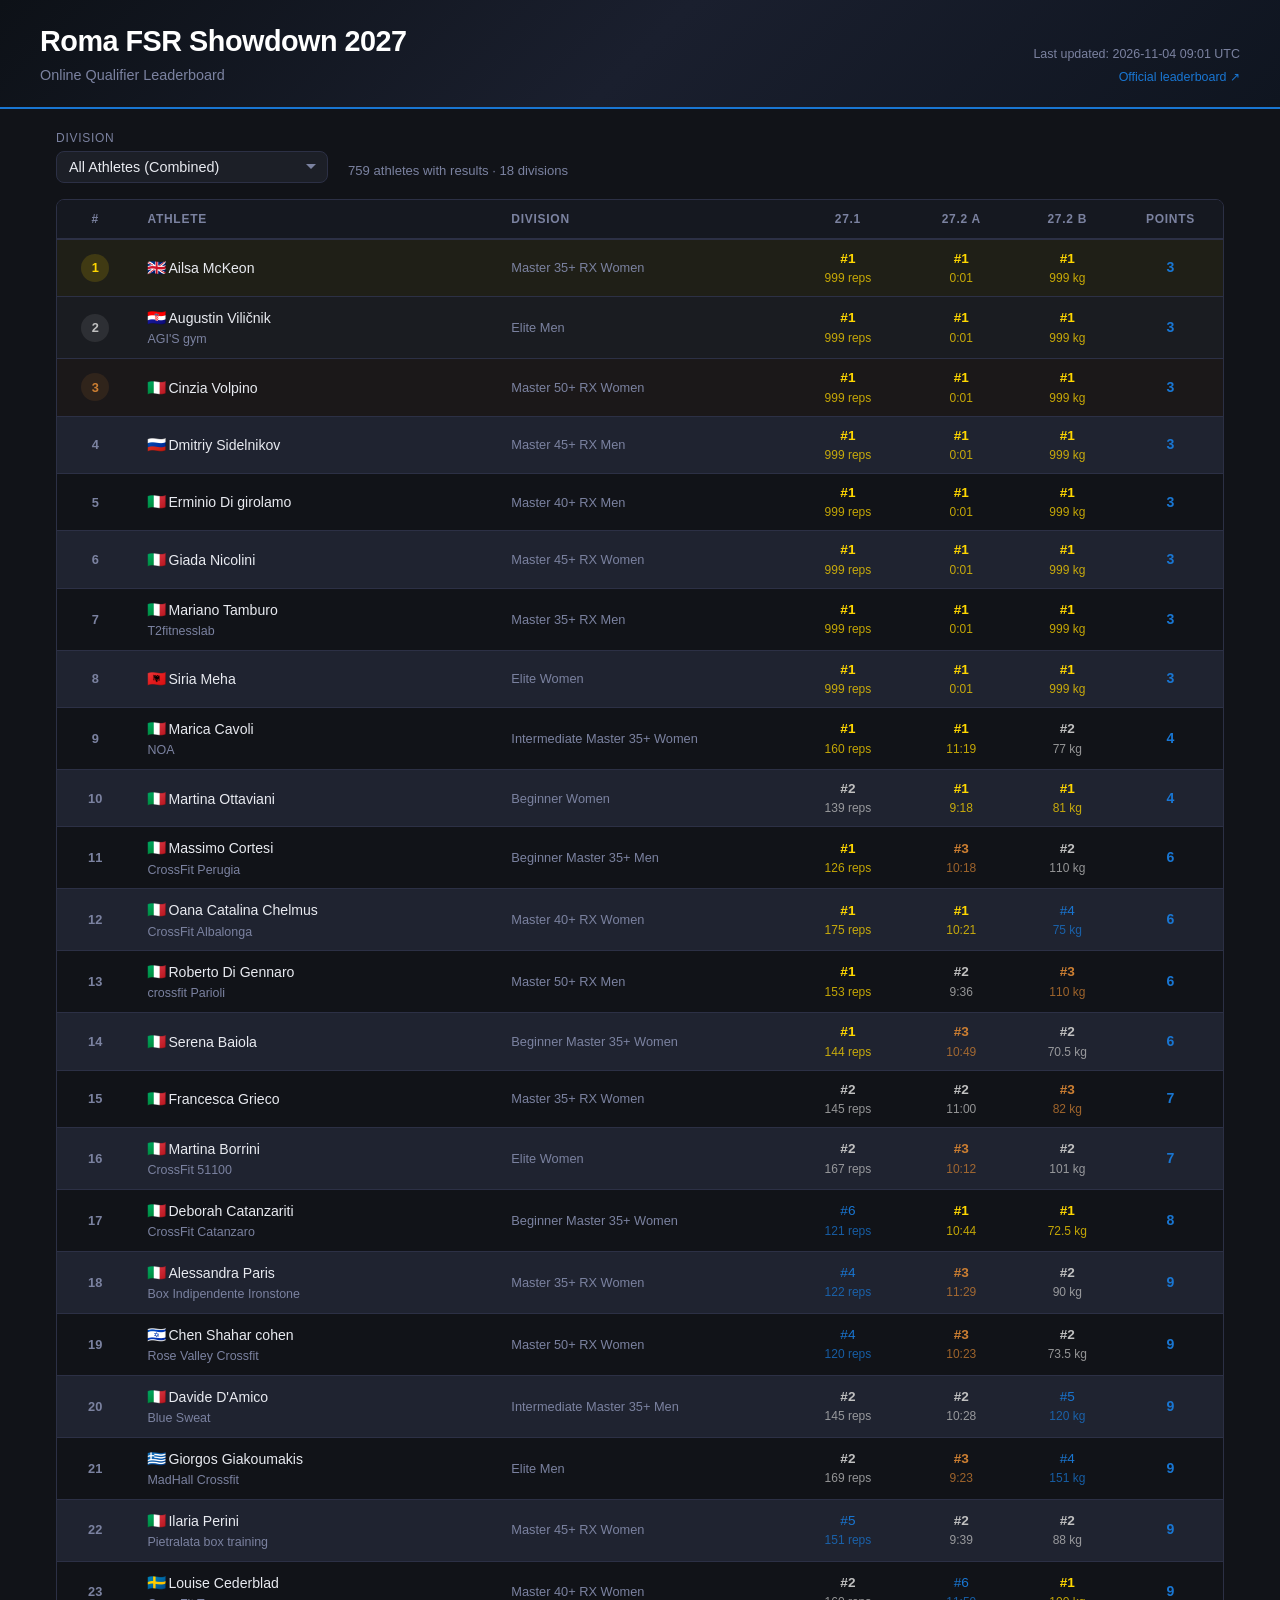
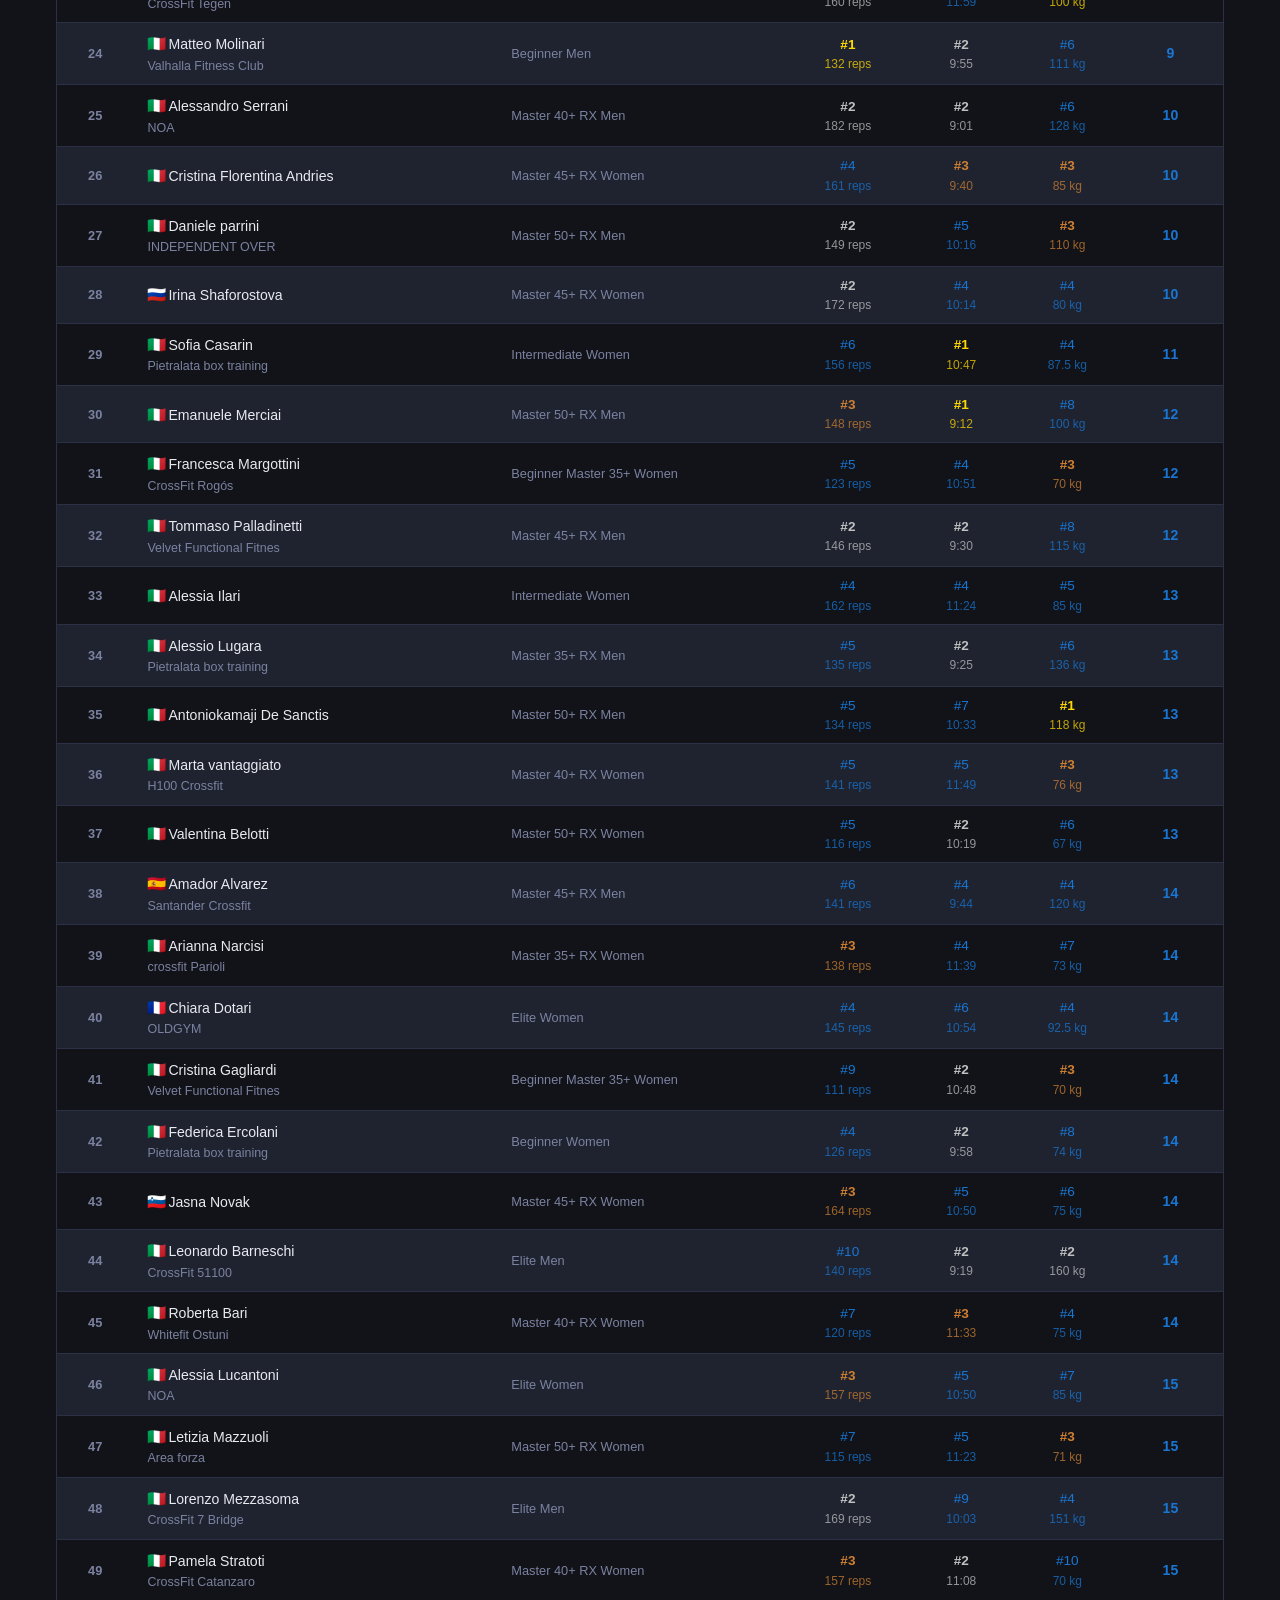
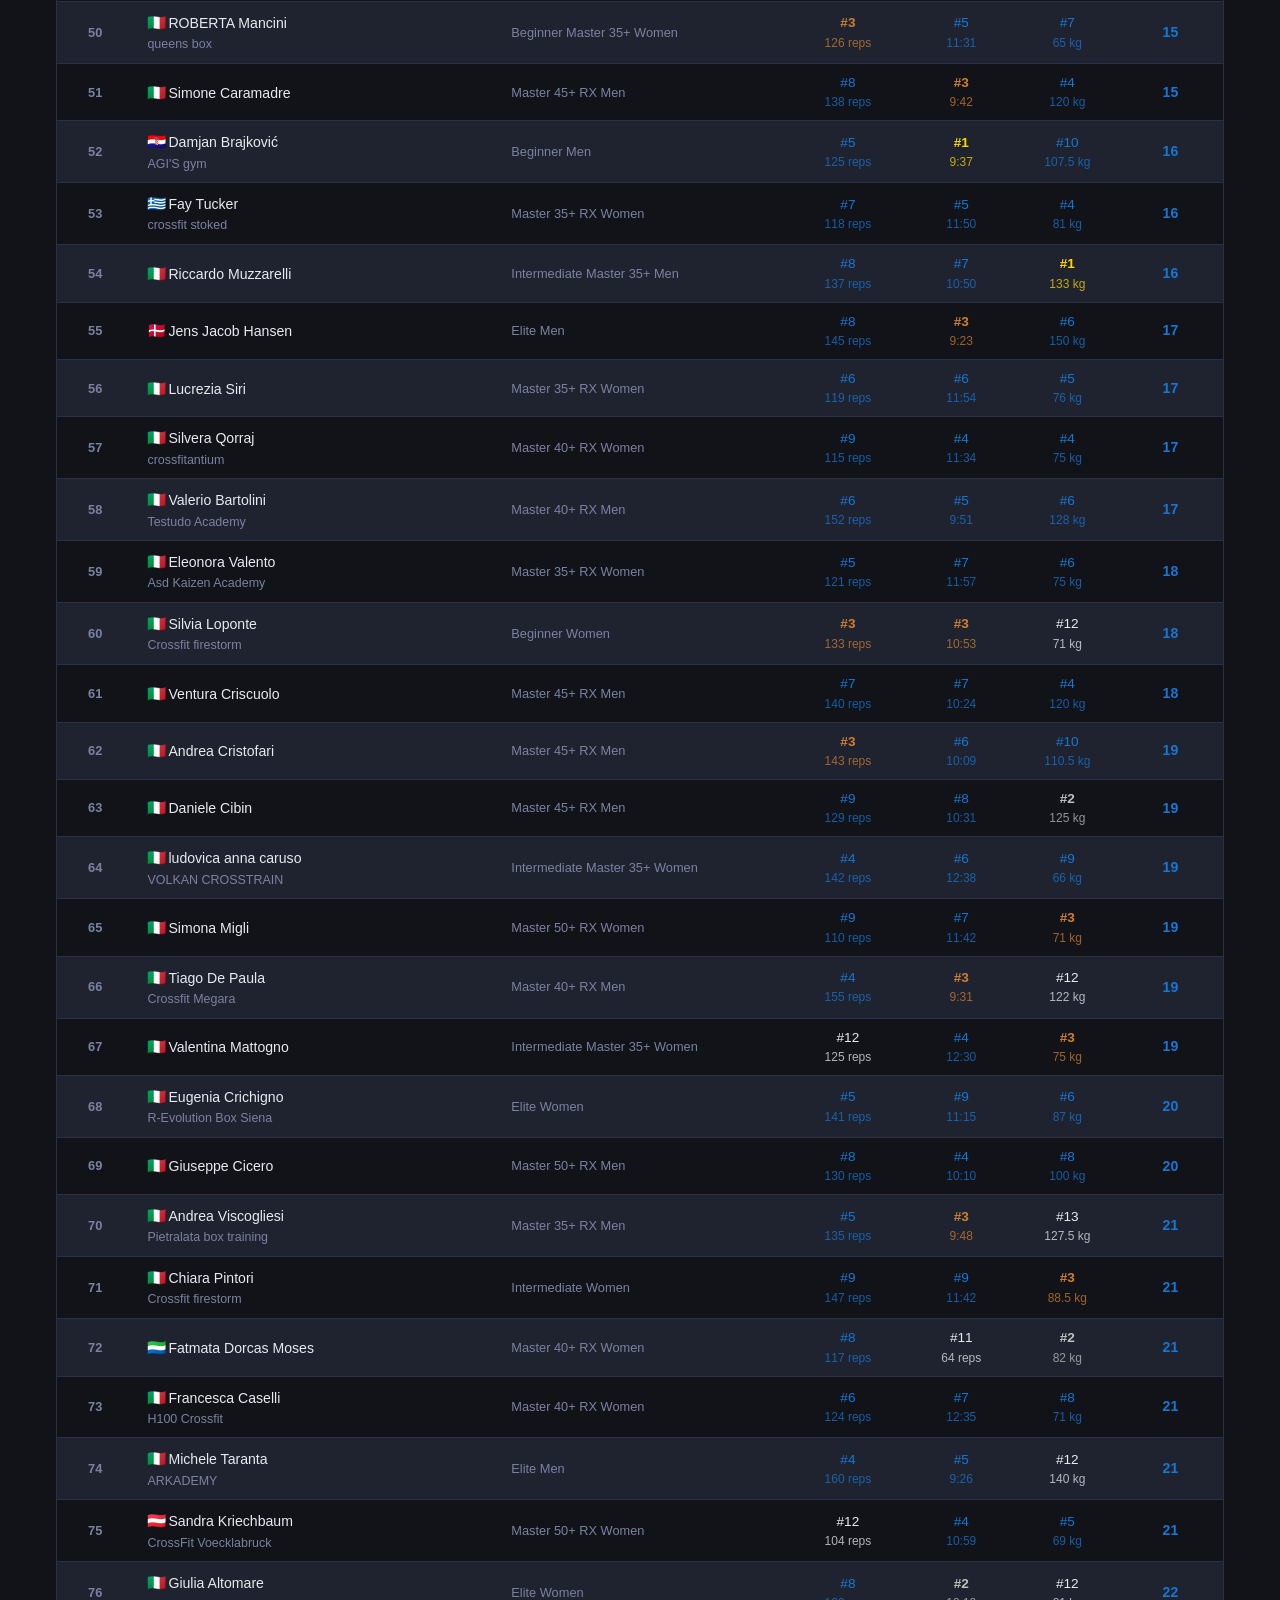
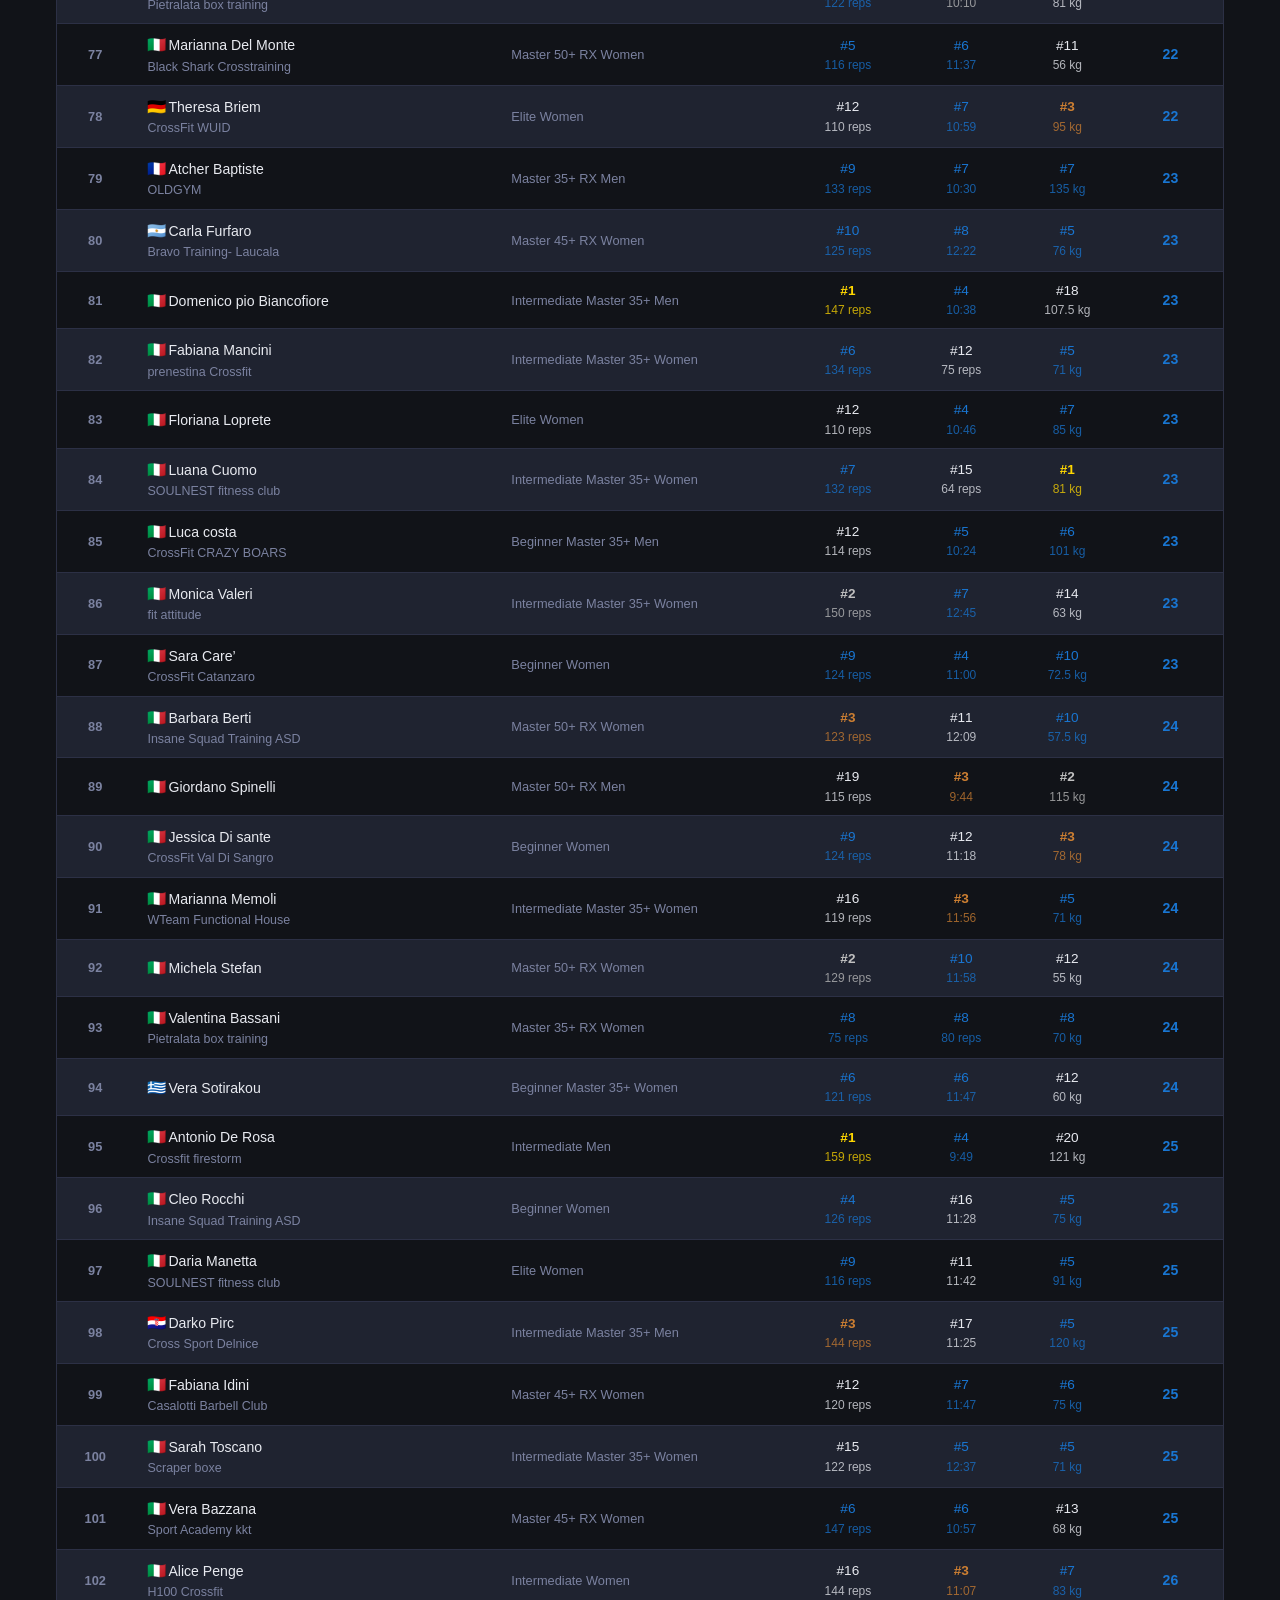
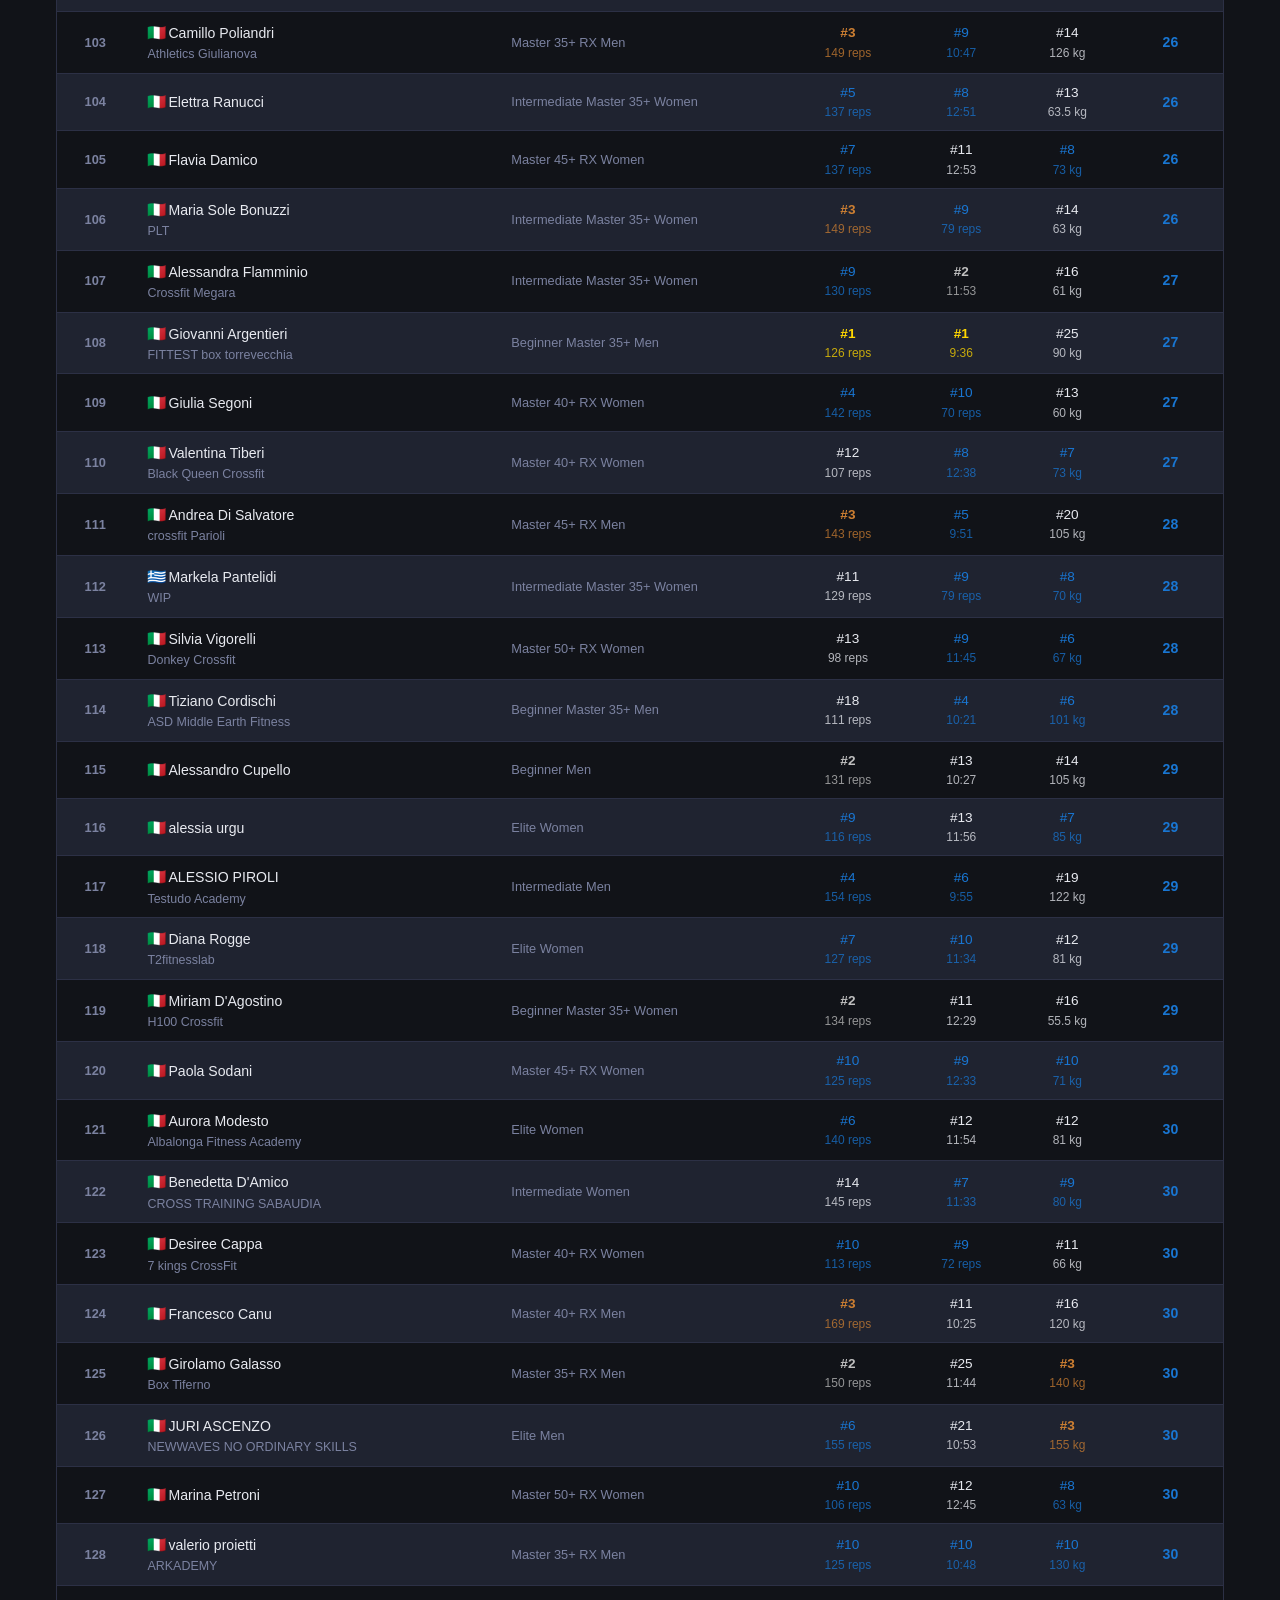
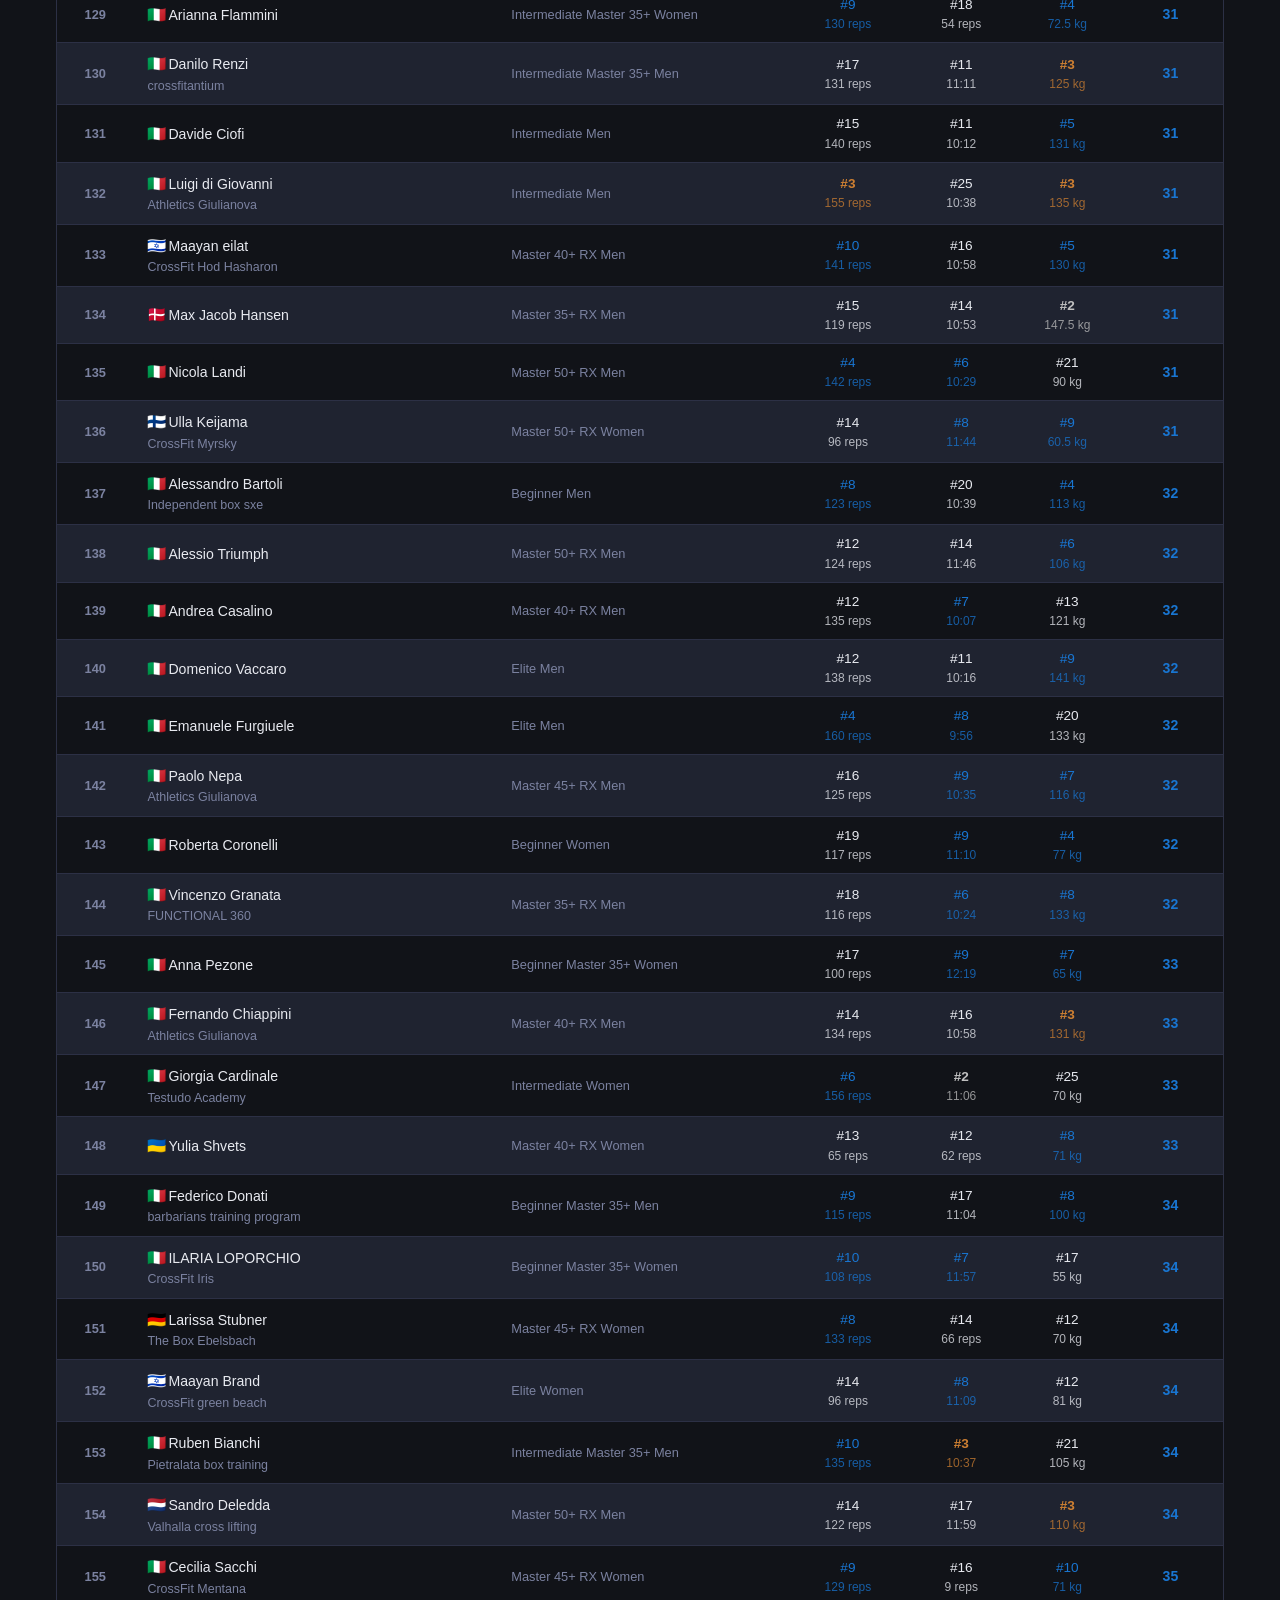
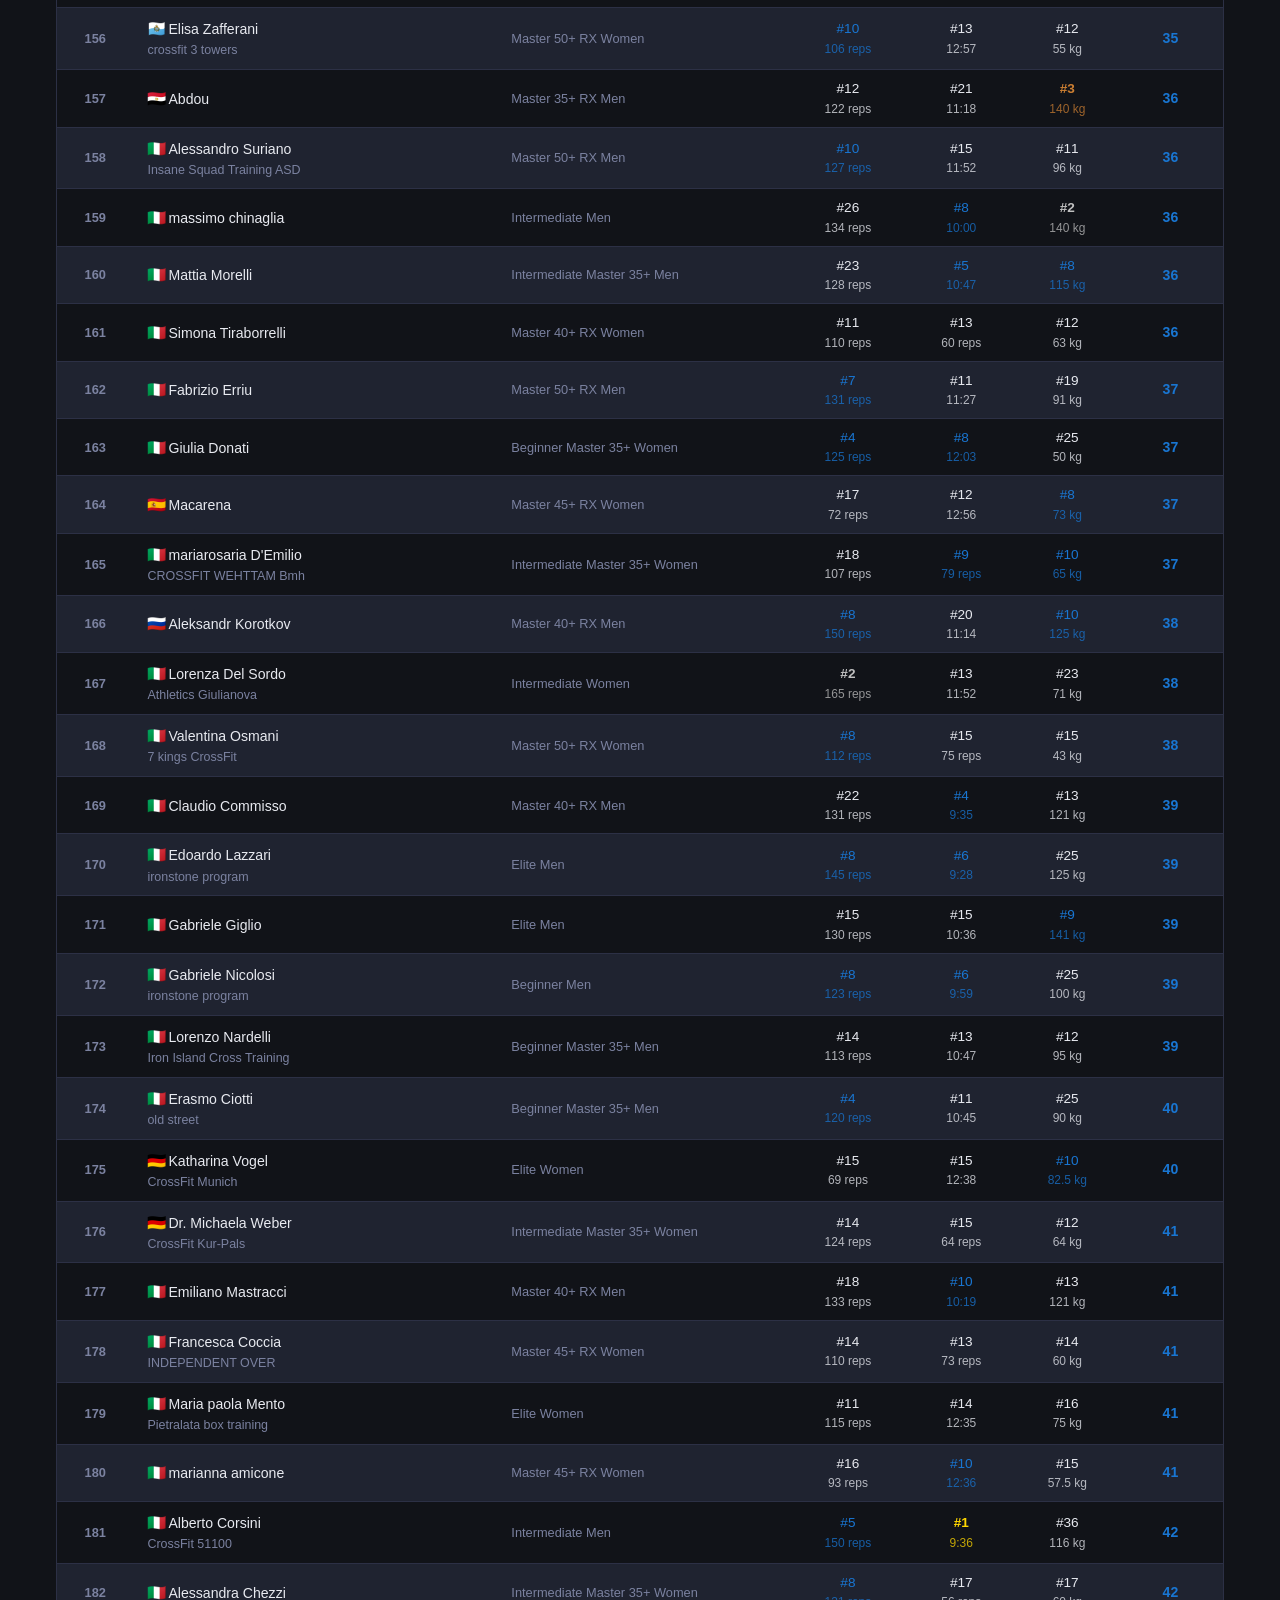
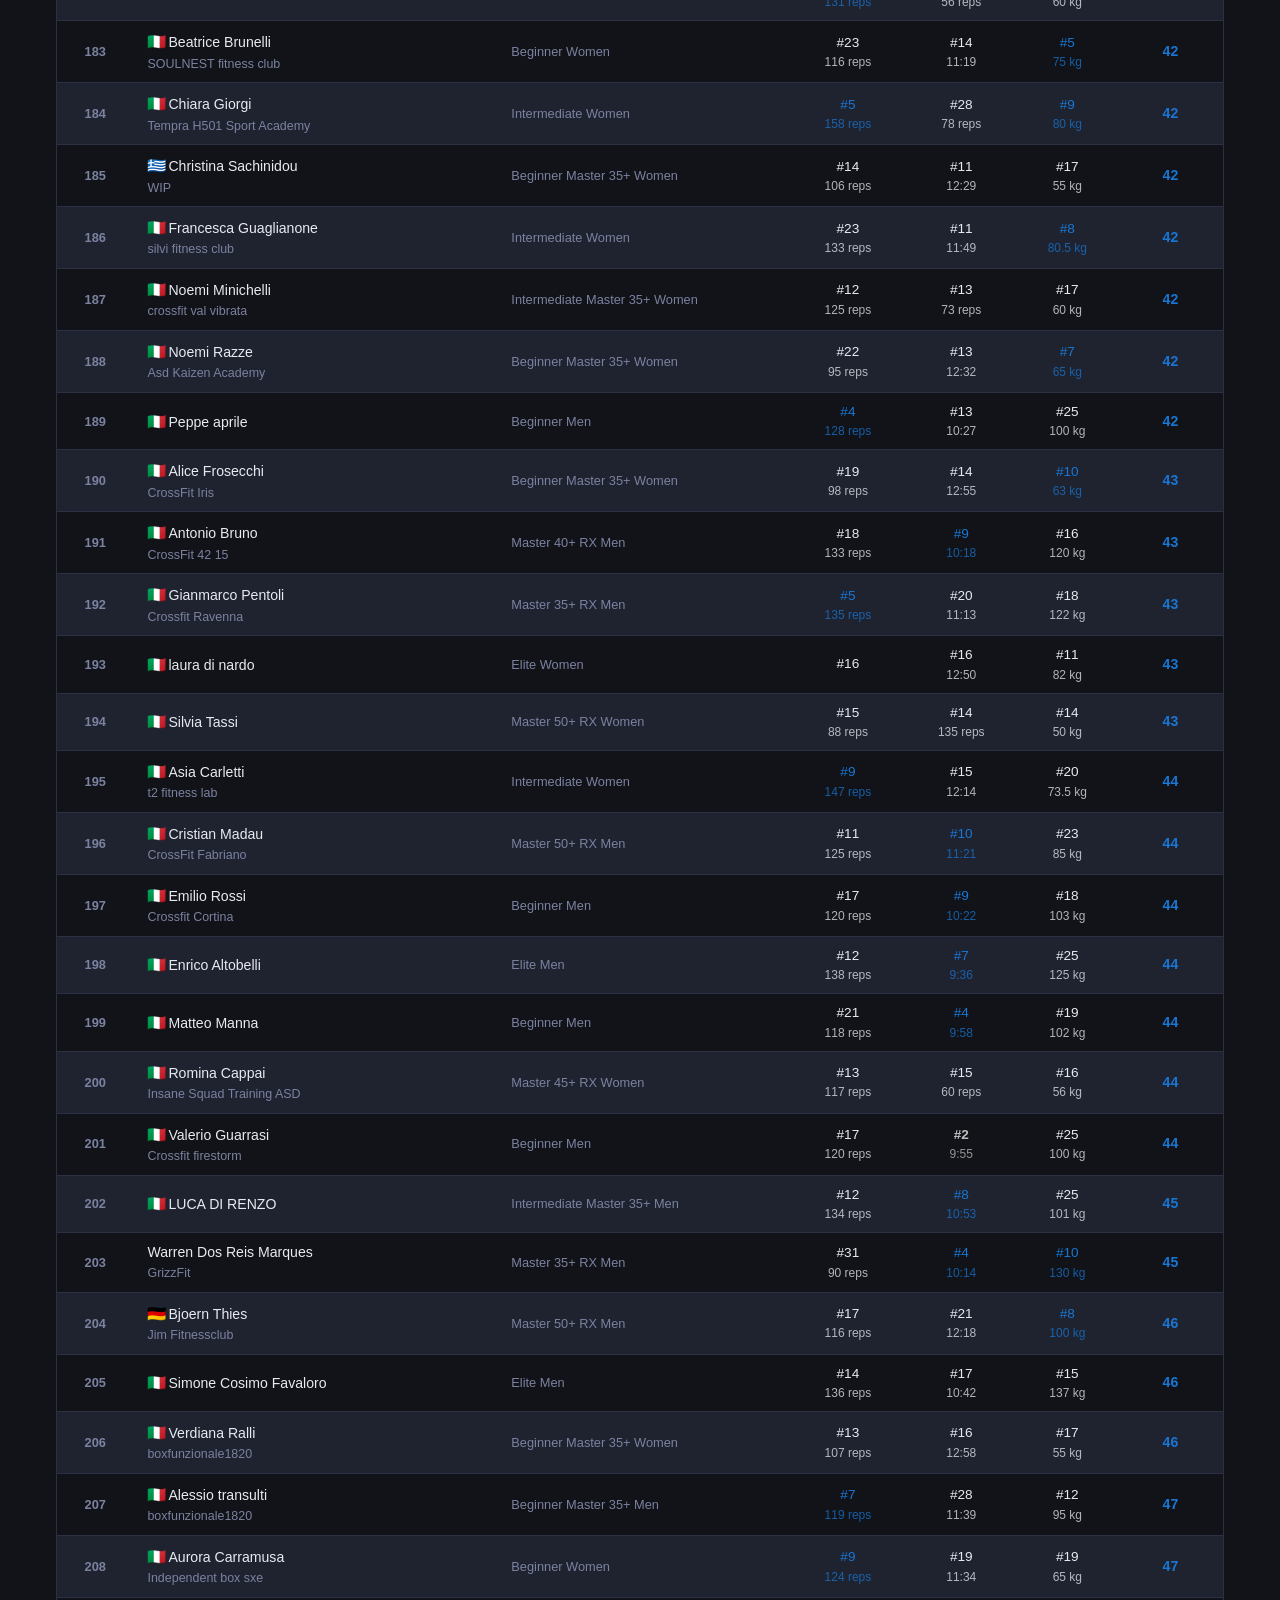
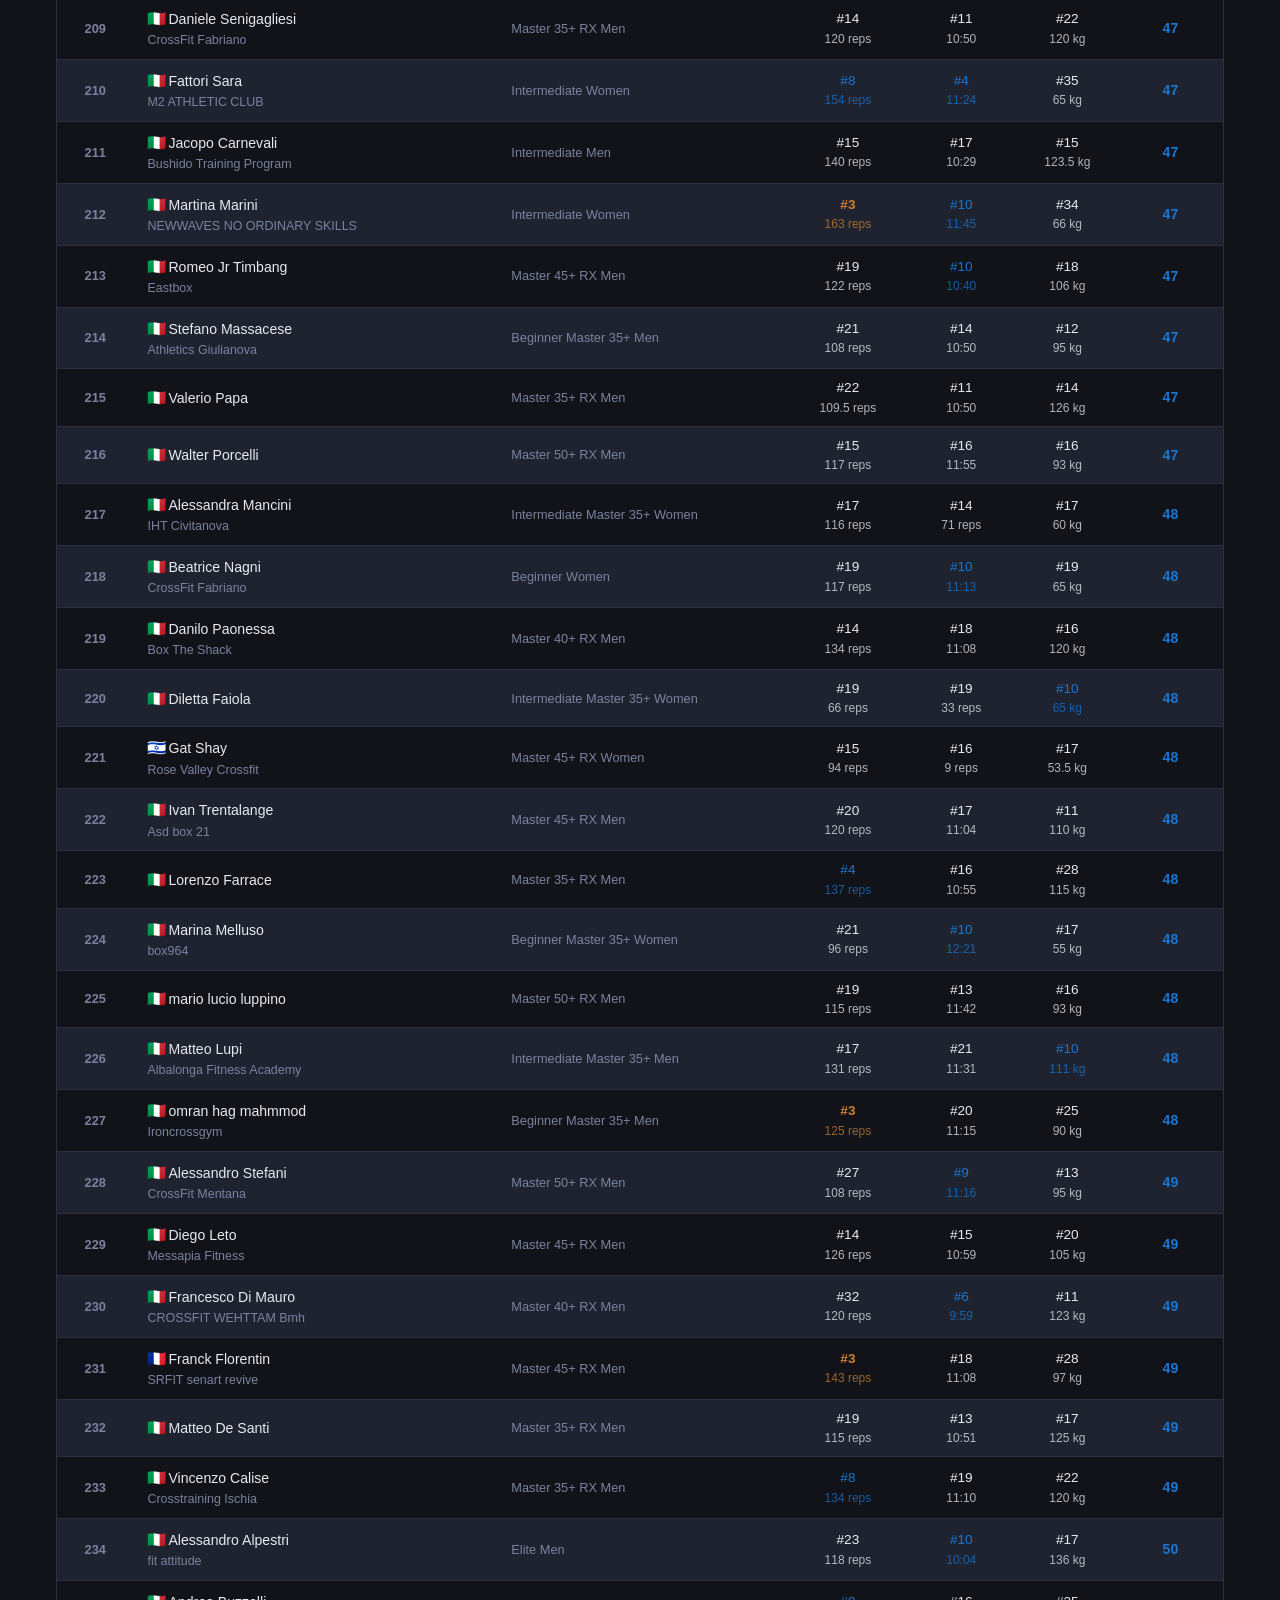
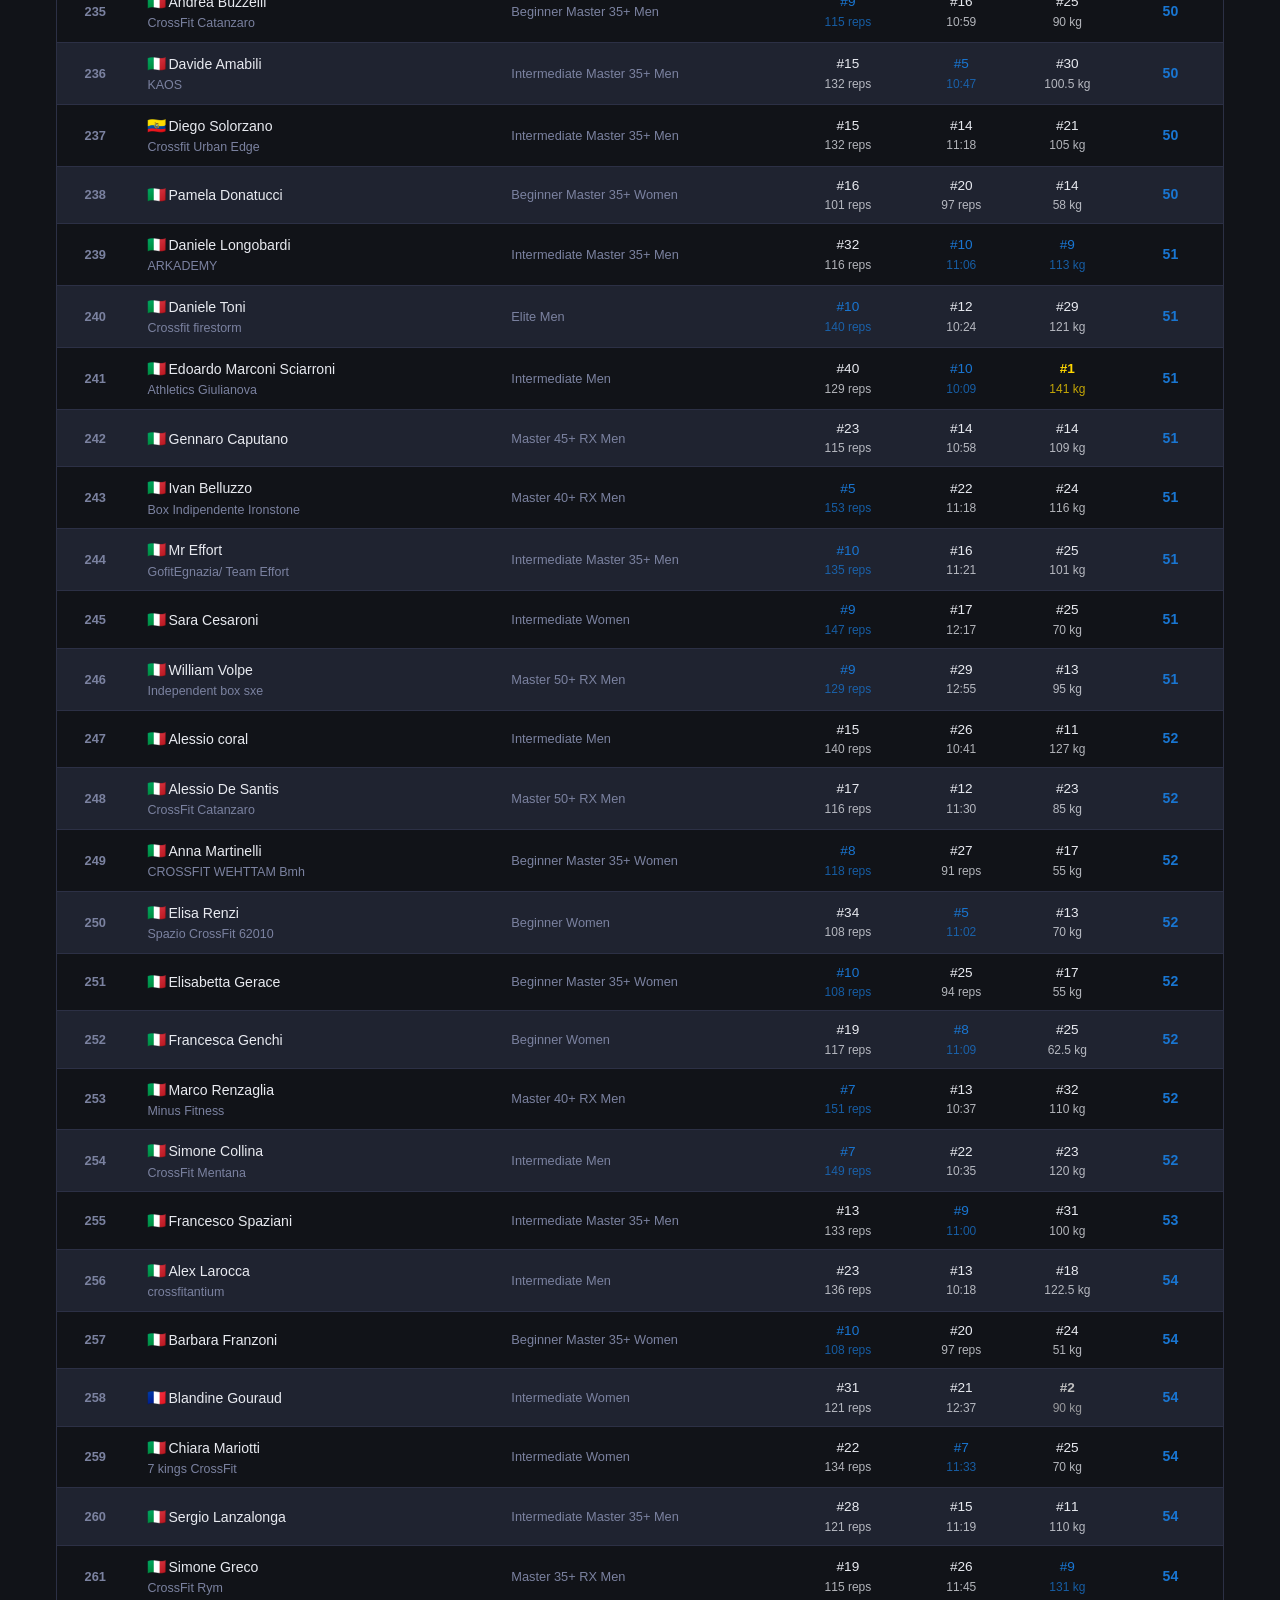
<file: index.html>
<!DOCTYPE html>
<html lang="en">
<head>
  <meta charset="UTF-8">
  <meta name="viewport" content="width=device-width, initial-scale=1.0">
  <title>Roma FSR Showdown 2027 — Leaderboard</title>
  <link rel="stylesheet" href="styles.css">
</head>
<body>

  <header>
    <div class="header-inner">
      <div class="header-title">
        <h1 id="pageTitle">Roma FSR Showdown 2027</h1>
        <p class="subtitle">Online Qualifier Leaderboard</p>
      </div>
      <div class="header-meta">
        <span class="last-updated" id="lastUpdated">Loading…</span>
        <a class="gtd-link" href="https://circle21.events/roma-fsr-showdown-2027-online-qualifier?tab=leaderboard" target="_blank" rel="noopener">Official leaderboard ↗</a>
      </div>
    </div>
  </header>

  <main>
    <!-- Controls bar -->
    <div class="controls-bar">
      <div class="control-group">
        <label for="divisionSelect">Division</label>
        <select id="divisionSelect">
          <option value="">— select —</option>
        </select>
      </div>
      <div class="division-stats" id="divisionStats"></div>
    </div>

    <!-- Tabs -->
    <div class="tabs" id="tabs" style="display:none">
      <button class="tab-btn active" data-tab="overall">Overall</button>
      <button class="tab-btn" data-tab="perwod">Per WOD</button>
    </div>

    <!-- Overall tab -->
    <div id="tab-overall" class="tab-content active">
      <div id="overallContainer">
        <p class="empty-state">Select a division to view results.</p>
      </div>
    </div>

    <!-- Per-WOD tab -->
    <div id="tab-perwod" class="tab-content">
      <div class="controls-bar sub-controls" id="wodControls" style="display:none">
        <div class="control-group">
          <label for="wodSelect">Workout</label>
          <select id="wodSelect"></select>
        </div>
      </div>
      <div id="wodContainer">
        <p class="empty-state">Select a division and workout.</p>
      </div>
    </div>
  </main>

  <footer>
    <p>Refreshed every hour</p>
  </footer>

  <script src="app.js"></script>
</body>
</html>
</file>
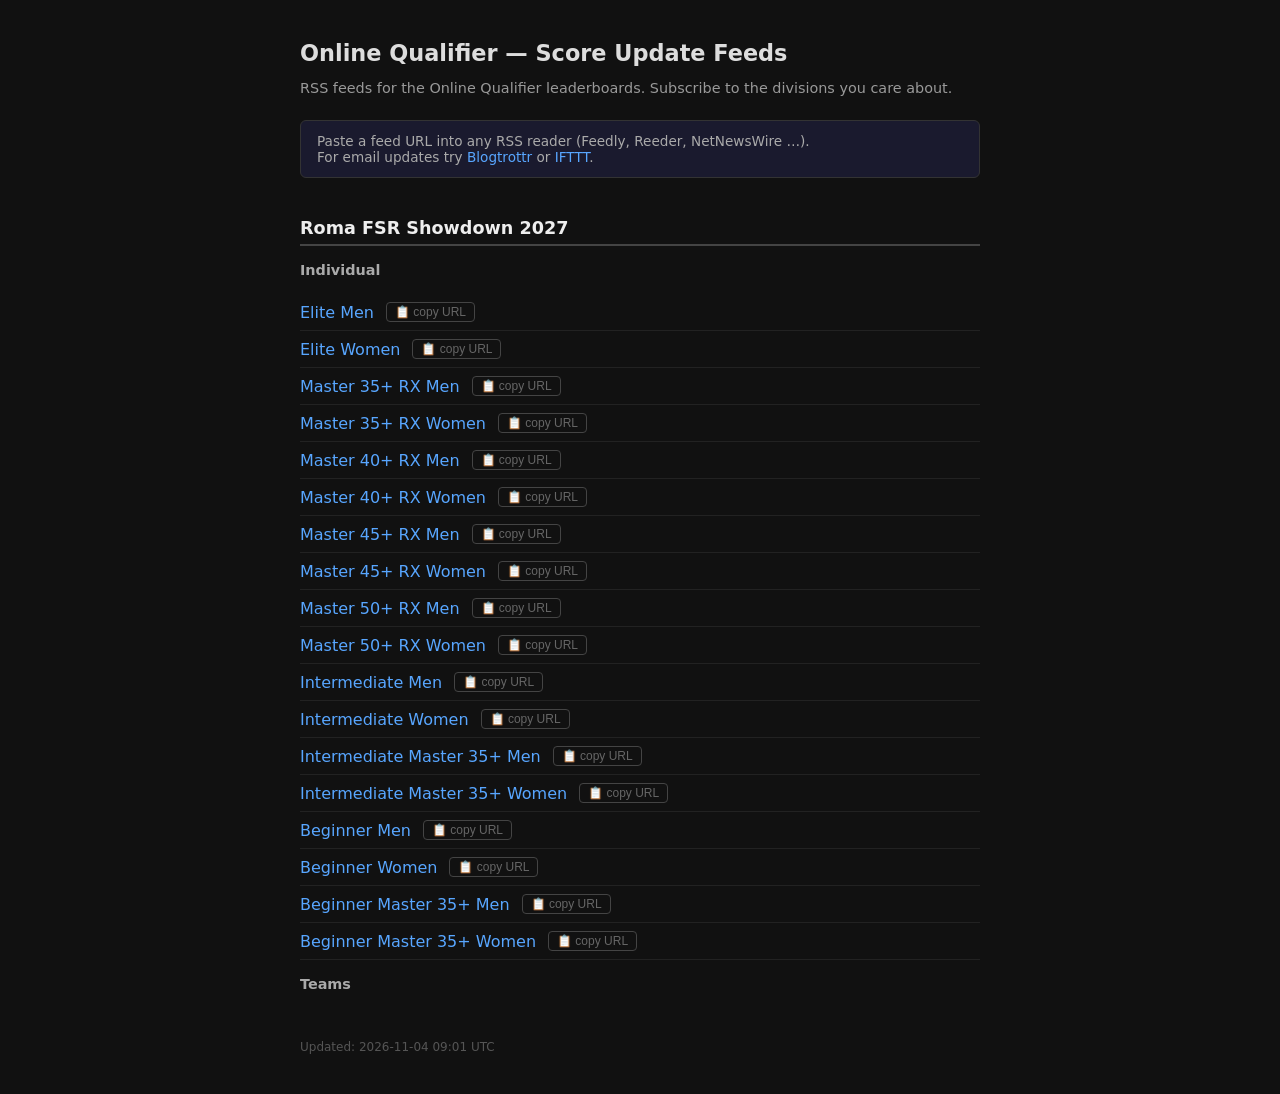
<file: feeds.html>
<!DOCTYPE html>
<html lang="en">
<head>
  <meta charset="UTF-8">
  <meta name="viewport" content="width=device-width, initial-scale=1.0">
  <title>Score Update Feeds</title>
  <style>
    body{font-family:system-ui,sans-serif;max-width:680px;margin:40px auto;padding:0 16px;color:#ddd;background:#111}
    h1{font-size:1.4rem;margin-bottom:.25rem}
    p{color:#999;font-size:.9rem}
    h2.comp-header{font-size:1.1rem;margin-top:2.5rem;color:#eee;border-bottom:2px solid #444;padding-bottom:6px}
    h3{font-size:.9rem;margin-top:1rem;color:#aaa}
    ul{list-style:none;padding:0}
    li{padding:8px 0;border-bottom:1px solid #222;display:flex;align-items:center;gap:12px}
    a{color:#58a6ff;text-decoration:none}
    a:hover{text-decoration:underline}
    .copy{background:none;border:1px solid #444;color:#666;cursor:pointer;font-size:.75rem;padding:2px 8px;border-radius:4px}
    .copy:hover{color:#aaa;border-color:#666}
    .hint{background:#1a1a2e;border:1px solid #333;padding:12px 16px;border-radius:6px;font-size:.85rem;color:#aaa;margin:1.5rem 0}
  </style>
</head>
<body>
  <h1>Online Qualifier — Score Update Feeds</h1>
  <p>RSS feeds for the Online Qualifier leaderboards. Subscribe to the divisions you care about.</p>
  <div class="hint">
    Paste a feed URL into any RSS reader (Feedly, Reeder, NetNewsWire&nbsp;…).<br>
    For email updates try <a href="https://blogtrottr.com" target="_blank" rel="noopener">Blogtrottr</a> or <a href="https://ifttt.com" target="_blank" rel="noopener">IFTTT</a>.
  </div>
  <h2 class="comp-header">Roma FSR Showdown 2027</h2>
  <h3>Individual</h3>
  <ul>
    <li><a href="https://bbroecker.github.io/gtd26/data/feed-roma-elite-men.xml">Elite Men</a> <button class="copy" onclick="navigator.clipboard.writeText('https://bbroecker.github.io/gtd26/data/feed-roma-elite-men.xml');this.textContent='✓ copied'">📋 copy URL</button></li>
    <li><a href="https://bbroecker.github.io/gtd26/data/feed-roma-elite-women.xml">Elite Women</a> <button class="copy" onclick="navigator.clipboard.writeText('https://bbroecker.github.io/gtd26/data/feed-roma-elite-women.xml');this.textContent='✓ copied'">📋 copy URL</button></li>
    <li><a href="https://bbroecker.github.io/gtd26/data/feed-roma-master-35-rx-men.xml">Master 35+ RX Men</a> <button class="copy" onclick="navigator.clipboard.writeText('https://bbroecker.github.io/gtd26/data/feed-roma-master-35-rx-men.xml');this.textContent='✓ copied'">📋 copy URL</button></li>
    <li><a href="https://bbroecker.github.io/gtd26/data/feed-roma-master-35-rx-women.xml">Master 35+ RX Women</a> <button class="copy" onclick="navigator.clipboard.writeText('https://bbroecker.github.io/gtd26/data/feed-roma-master-35-rx-women.xml');this.textContent='✓ copied'">📋 copy URL</button></li>
    <li><a href="https://bbroecker.github.io/gtd26/data/feed-roma-master-40-rx-men.xml">Master 40+ RX Men</a> <button class="copy" onclick="navigator.clipboard.writeText('https://bbroecker.github.io/gtd26/data/feed-roma-master-40-rx-men.xml');this.textContent='✓ copied'">📋 copy URL</button></li>
    <li><a href="https://bbroecker.github.io/gtd26/data/feed-roma-master-40-rx-women.xml">Master 40+ RX Women</a> <button class="copy" onclick="navigator.clipboard.writeText('https://bbroecker.github.io/gtd26/data/feed-roma-master-40-rx-women.xml');this.textContent='✓ copied'">📋 copy URL</button></li>
    <li><a href="https://bbroecker.github.io/gtd26/data/feed-roma-master-45-rx-men.xml">Master 45+ RX Men</a> <button class="copy" onclick="navigator.clipboard.writeText('https://bbroecker.github.io/gtd26/data/feed-roma-master-45-rx-men.xml');this.textContent='✓ copied'">📋 copy URL</button></li>
    <li><a href="https://bbroecker.github.io/gtd26/data/feed-roma-master-45-rx-women.xml">Master 45+ RX Women</a> <button class="copy" onclick="navigator.clipboard.writeText('https://bbroecker.github.io/gtd26/data/feed-roma-master-45-rx-women.xml');this.textContent='✓ copied'">📋 copy URL</button></li>
    <li><a href="https://bbroecker.github.io/gtd26/data/feed-roma-master-50-rx-men.xml">Master 50+ RX Men</a> <button class="copy" onclick="navigator.clipboard.writeText('https://bbroecker.github.io/gtd26/data/feed-roma-master-50-rx-men.xml');this.textContent='✓ copied'">📋 copy URL</button></li>
    <li><a href="https://bbroecker.github.io/gtd26/data/feed-roma-master-50-rx-women.xml">Master 50+ RX Women</a> <button class="copy" onclick="navigator.clipboard.writeText('https://bbroecker.github.io/gtd26/data/feed-roma-master-50-rx-women.xml');this.textContent='✓ copied'">📋 copy URL</button></li>
    <li><a href="https://bbroecker.github.io/gtd26/data/feed-roma-intermediate-men.xml">Intermediate Men</a> <button class="copy" onclick="navigator.clipboard.writeText('https://bbroecker.github.io/gtd26/data/feed-roma-intermediate-men.xml');this.textContent='✓ copied'">📋 copy URL</button></li>
    <li><a href="https://bbroecker.github.io/gtd26/data/feed-roma-intermediate-women.xml">Intermediate Women</a> <button class="copy" onclick="navigator.clipboard.writeText('https://bbroecker.github.io/gtd26/data/feed-roma-intermediate-women.xml');this.textContent='✓ copied'">📋 copy URL</button></li>
    <li><a href="https://bbroecker.github.io/gtd26/data/feed-roma-intermediate-master-35-men.xml">Intermediate Master 35+ Men</a> <button class="copy" onclick="navigator.clipboard.writeText('https://bbroecker.github.io/gtd26/data/feed-roma-intermediate-master-35-men.xml');this.textContent='✓ copied'">📋 copy URL</button></li>
    <li><a href="https://bbroecker.github.io/gtd26/data/feed-roma-intermediate-master-35-women.xml">Intermediate Master 35+ Women</a> <button class="copy" onclick="navigator.clipboard.writeText('https://bbroecker.github.io/gtd26/data/feed-roma-intermediate-master-35-women.xml');this.textContent='✓ copied'">📋 copy URL</button></li>
    <li><a href="https://bbroecker.github.io/gtd26/data/feed-roma-beginner-men.xml">Beginner Men</a> <button class="copy" onclick="navigator.clipboard.writeText('https://bbroecker.github.io/gtd26/data/feed-roma-beginner-men.xml');this.textContent='✓ copied'">📋 copy URL</button></li>
    <li><a href="https://bbroecker.github.io/gtd26/data/feed-roma-beginner-women.xml">Beginner Women</a> <button class="copy" onclick="navigator.clipboard.writeText('https://bbroecker.github.io/gtd26/data/feed-roma-beginner-women.xml');this.textContent='✓ copied'">📋 copy URL</button></li>
    <li><a href="https://bbroecker.github.io/gtd26/data/feed-roma-beginner-master-35-men.xml">Beginner Master 35+ Men</a> <button class="copy" onclick="navigator.clipboard.writeText('https://bbroecker.github.io/gtd26/data/feed-roma-beginner-master-35-men.xml');this.textContent='✓ copied'">📋 copy URL</button></li>
    <li><a href="https://bbroecker.github.io/gtd26/data/feed-roma-beginner-master-35-women.xml">Beginner Master 35+ Women</a> <button class="copy" onclick="navigator.clipboard.writeText('https://bbroecker.github.io/gtd26/data/feed-roma-beginner-master-35-women.xml');this.textContent='✓ copied'">📋 copy URL</button></li>
  </ul>
  <h3>Teams</h3>
  <ul>

  </ul>
  <p style="margin-top:3rem;font-size:.75rem;color:#555">Updated: 2026-11-04 09:01 UTC</p>
</body>
</html>
</file>
<file: styles.css>
/* ============================================================
   German Throwdown 2026 Leaderboard — Styles
   Dark theme, GTD blue accent (#1976D2)
   ============================================================ */

:root {
  --bg:          #111318;
  --bg-card:     #1c1f27;
  --bg-row-alt:  #1f2330;
  --bg-hover:    #252a38;
  --border:      #2c3045;
  --accent:      #1976D2;
  --accent-dim:  #1565b8;
  --text:        #e8eaf0;
  --text-muted:  #7b82a0;
  --gold:        #ffd700;
  --silver:      #c0c0c0;
  --bronze:      #cd7f32;
  --green:       #4caf50;
  --radius:      8px;
}

*, *::before, *::after { box-sizing: border-box; margin: 0; padding: 0; }

body {
  background: var(--bg);
  color: var(--text);
  font-family: -apple-system, BlinkMacSystemFont, 'Segoe UI', Roboto, sans-serif;
  font-size: 14px;
  line-height: 1.5;
  min-height: 100vh;
}

/* ---- Header ---- */
header {
  background: linear-gradient(135deg, #0d1117 0%, #1a1f2e 50%, #0f1520 100%);
  border-bottom: 2px solid var(--accent);
  padding: 20px 24px;
}

.header-inner {
  max-width: 1200px;
  margin: 0 auto;
  display: flex;
  align-items: flex-end;
  justify-content: space-between;
  gap: 16px;
  flex-wrap: wrap;
}

h1 {
  font-size: 1.8rem;
  font-weight: 700;
  color: #fff;
  letter-spacing: -0.5px;
}

.subtitle {
  color: var(--text-muted);
  font-size: 0.9rem;
  margin-top: 2px;
}

.header-meta {
  display: flex;
  flex-direction: column;
  align-items: flex-end;
  gap: 4px;
}

.last-updated {
  font-size: 0.78rem;
  color: var(--text-muted);
}

.gtd-link {
  font-size: 0.78rem;
  color: var(--accent);
  text-decoration: none;
}
.gtd-link:hover { text-decoration: underline; }

/* ---- Main ---- */
main {
  max-width: 1200px;
  margin: 0 auto;
  padding: 20px 16px 40px;
}

/* ---- Controls bar ---- */
.controls-bar {
  display: flex;
  align-items: flex-end;
  gap: 20px;
  margin-bottom: 16px;
  flex-wrap: wrap;
}

.sub-controls {
  margin-top: 16px;
  margin-bottom: 8px;
  padding-bottom: 12px;
  border-bottom: 1px solid var(--border);
}

.control-group {
  display: flex;
  flex-direction: column;
  gap: 4px;
}

.control-group label {
  font-size: 0.75rem;
  text-transform: uppercase;
  letter-spacing: 0.06em;
  color: var(--text-muted);
}

select {
  background: var(--bg-card);
  color: var(--text);
  border: 1px solid var(--border);
  border-radius: var(--radius);
  padding: 7px 32px 7px 12px;
  font-size: 0.9rem;
  cursor: pointer;
  appearance: none;
  -webkit-appearance: none;
  background-image: url("data:image/svg+xml,%3Csvg xmlns='http://www.w3.org/2000/svg' width='12' height='12' viewBox='0 0 12 12'%3E%3Cpath fill='%237b82a0' d='M6 8L1 3h10z'/%3E%3C/svg%3E");
  background-repeat: no-repeat;
  background-position: right 10px center;
  min-width: 220px;
}
select:focus {
  outline: none;
  border-color: var(--accent);
}

.division-stats {
  font-size: 0.82rem;
  color: var(--text-muted);
  padding-bottom: 2px;
}

/* ---- Tabs ---- */
.tabs {
  display: flex;
  gap: 4px;
  border-bottom: 2px solid var(--border);
  margin-bottom: 20px;
}

.tab-btn {
  background: none;
  border: none;
  color: var(--text-muted);
  font-size: 0.9rem;
  font-weight: 500;
  padding: 10px 20px;
  cursor: pointer;
  border-bottom: 2px solid transparent;
  margin-bottom: -2px;
  transition: color 0.15s, border-color 0.15s;
}
.tab-btn:hover { color: var(--text); }
.tab-btn.active {
  color: var(--accent);
  border-bottom-color: var(--accent);
}

.tab-content { display: none; }
.tab-content.active { display: block; }

/* ---- Tables ---- */
.table-wrapper {
  overflow-x: auto;
  border-radius: var(--radius);
  border: 1px solid var(--border);
}

table {
  width: 100%;
  border-collapse: collapse;
  font-size: 0.88rem;
}

thead tr {
  background: #151820;
  border-bottom: 2px solid var(--border);
}

thead th {
  padding: 10px 14px;
  text-align: left;
  font-size: 0.75rem;
  font-weight: 600;
  text-transform: uppercase;
  letter-spacing: 0.06em;
  color: var(--text-muted);
  white-space: nowrap;
}
thead th.num { text-align: center; }

tbody tr {
  border-bottom: 1px solid var(--border);
  transition: background 0.1s;
}
tbody tr:last-child { border-bottom: none; }
tbody tr:nth-child(even) { background: var(--bg-row-alt); }
tbody tr:hover { background: var(--bg-hover); }

/* Top 3 medal rows */
tbody tr.rank-1 { background: rgba(255, 215, 0, 0.06) !important; }
tbody tr.rank-2 { background: rgba(192, 192, 192, 0.05) !important; }
tbody tr.rank-3 { background: rgba(205, 127, 50, 0.05) !important; }

tbody td {
  padding: 9px 14px;
  vertical-align: middle;
}
tbody td.num { text-align: center; }

/* Rank badge */
.rank-badge {
  display: inline-flex;
  align-items: center;
  justify-content: center;
  width: 28px;
  height: 28px;
  border-radius: 50%;
  font-size: 0.8rem;
  font-weight: 700;
}
.rank-1 .rank-badge { background: rgba(255,215,0,0.15); color: var(--gold); }
.rank-2 .rank-badge { background: rgba(192,192,192,0.12); color: var(--silver); }
.rank-3 .rank-badge { background: rgba(205,127,50,0.12); color: var(--bronze); }
.rank-other .rank-badge { color: var(--text-muted); background: transparent; }

/* Name cell */
.athlete-name {
  font-weight: 500;
  color: var(--text);
}
.athlete-club {
  font-size: 0.78rem;
  color: var(--text-muted);
  margin-top: 1px;
}

/* Per-member score breakdown (team divisions) */
.member-scores {
  margin-top: 4px;
  border-top: 1px solid var(--border);
  padding-top: 3px;
}
.member-score {
  font-size: 0.72rem;
  color: var(--text-muted);
  white-space: normal;
  word-break: break-word;
  line-height: 1.4;
}

/* Country flag */
.flag {
  font-size: 1.1em;
  margin-right: 2px;
}

/* WOD position cells */
.wod-pos {
  text-align: center;
  font-variant-numeric: tabular-nums;
  font-size: 0.85rem;
}
.wod-pos.p1  { color: var(--gold);   font-weight: 700; }
.wod-pos.p2  { color: var(--silver); font-weight: 600; }
.wod-pos.p3  { color: var(--bronze); font-weight: 600; }
.wod-pos.top10  { color: var(--accent); }
.wod-pos.none   { color: var(--border); }

/* Points / score */
.points-cell {
  font-weight: 600;
  font-variant-numeric: tabular-nums;
  color: var(--accent);
  text-align: center;
}

.division-cell {
  font-size: 0.8rem;
  color: var(--text-muted);
  white-space: nowrap;
}

.score-cell {
  font-variant-numeric: tabular-nums;
  white-space: nowrap;
}

/* ---- Empty / loading states ---- */
.empty-state {
  text-align: center;
  color: var(--text-muted);
  padding: 60px 20px;
  font-size: 0.95rem;
}

.no-results {
  text-align: center;
  color: var(--text-muted);
  padding: 40px 20px;
  font-size: 0.88rem;
}

/* ---- Footer ---- */
footer {
  text-align: center;
  padding: 20px;
  color: var(--text-muted);
  font-size: 0.78rem;
  border-top: 1px solid var(--border);
}
footer a { color: var(--accent); text-decoration: none; }
footer a:hover { text-decoration: underline; }

/* ---- Responsive ---- */
@media (max-width: 600px) {
  h1 { font-size: 1.3rem; }
  .header-inner { flex-direction: column; align-items: flex-start; }
  .header-meta { align-items: flex-start; }
  select { min-width: 100%; }
  .tab-btn { padding: 8px 12px; font-size: 0.82rem; }
  tbody td { padding: 8px 10px; }
  thead th { padding: 8px 10px; }
}
</file>
